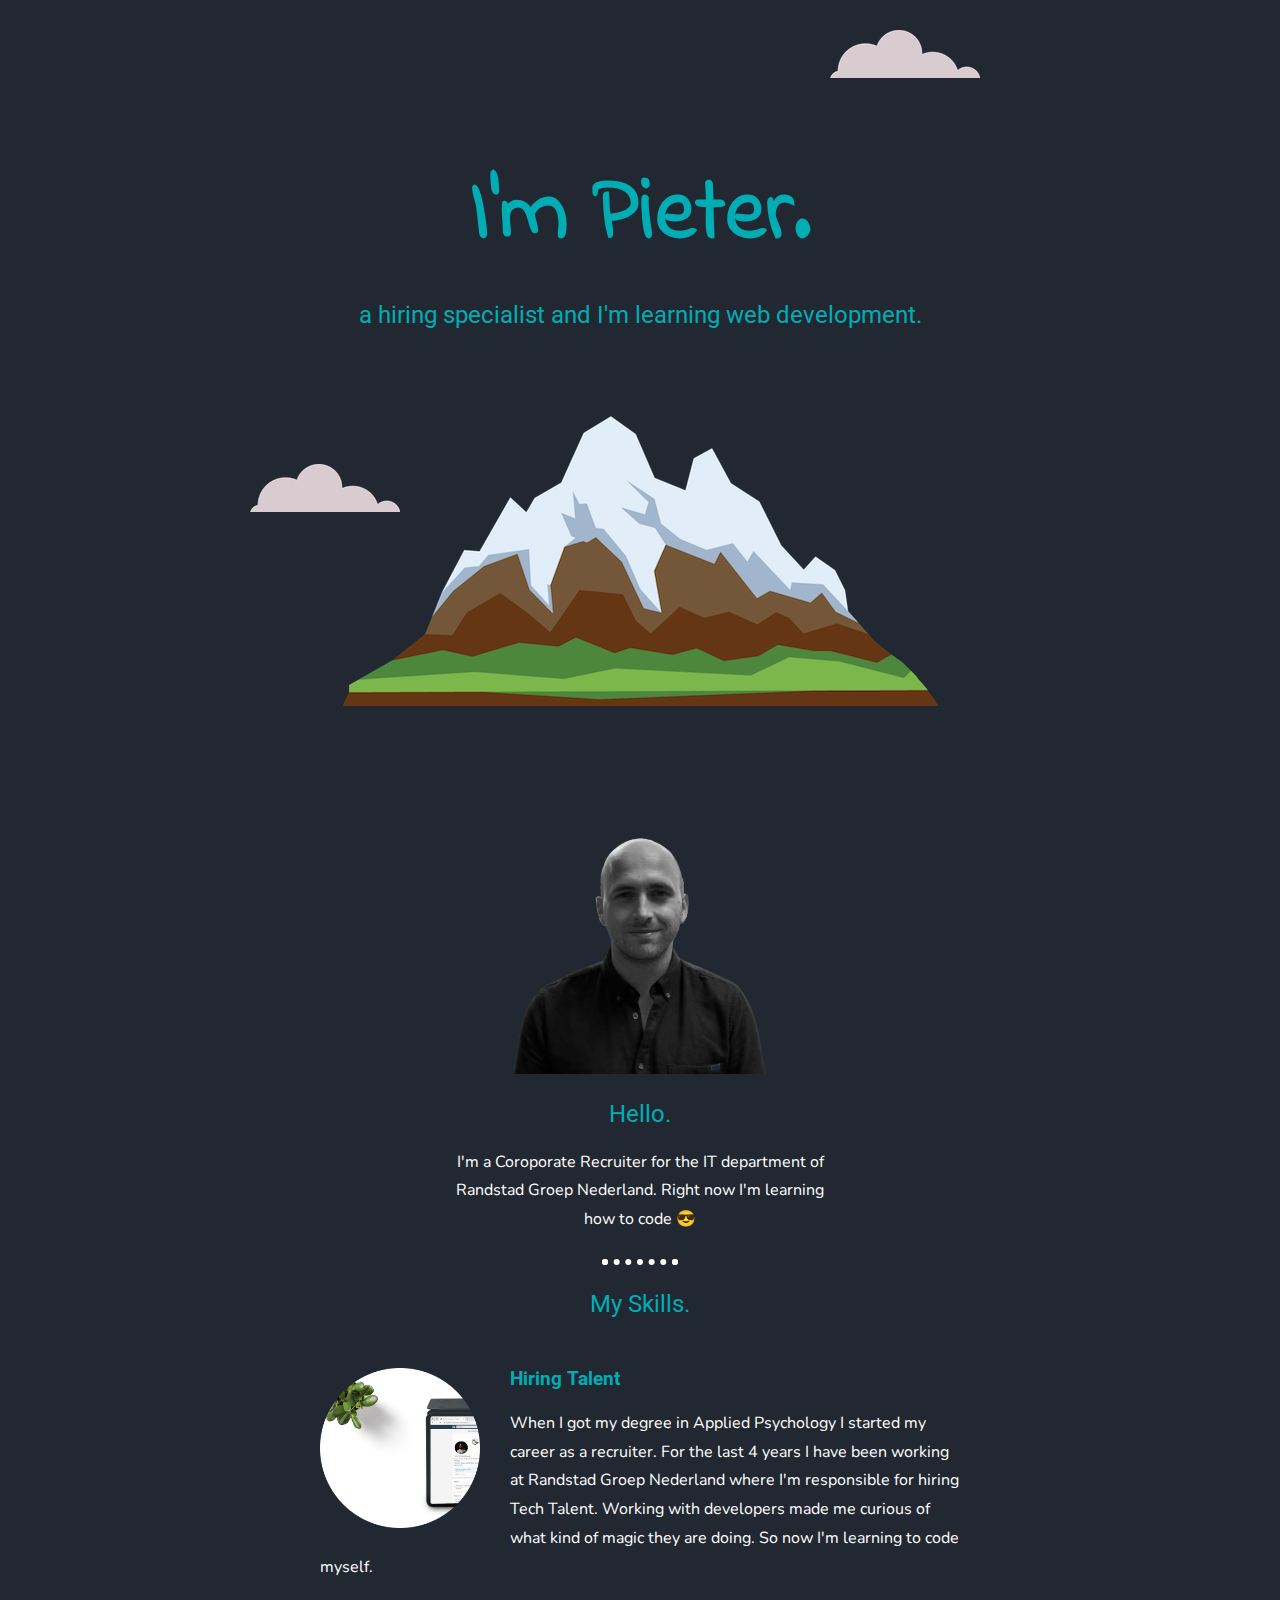
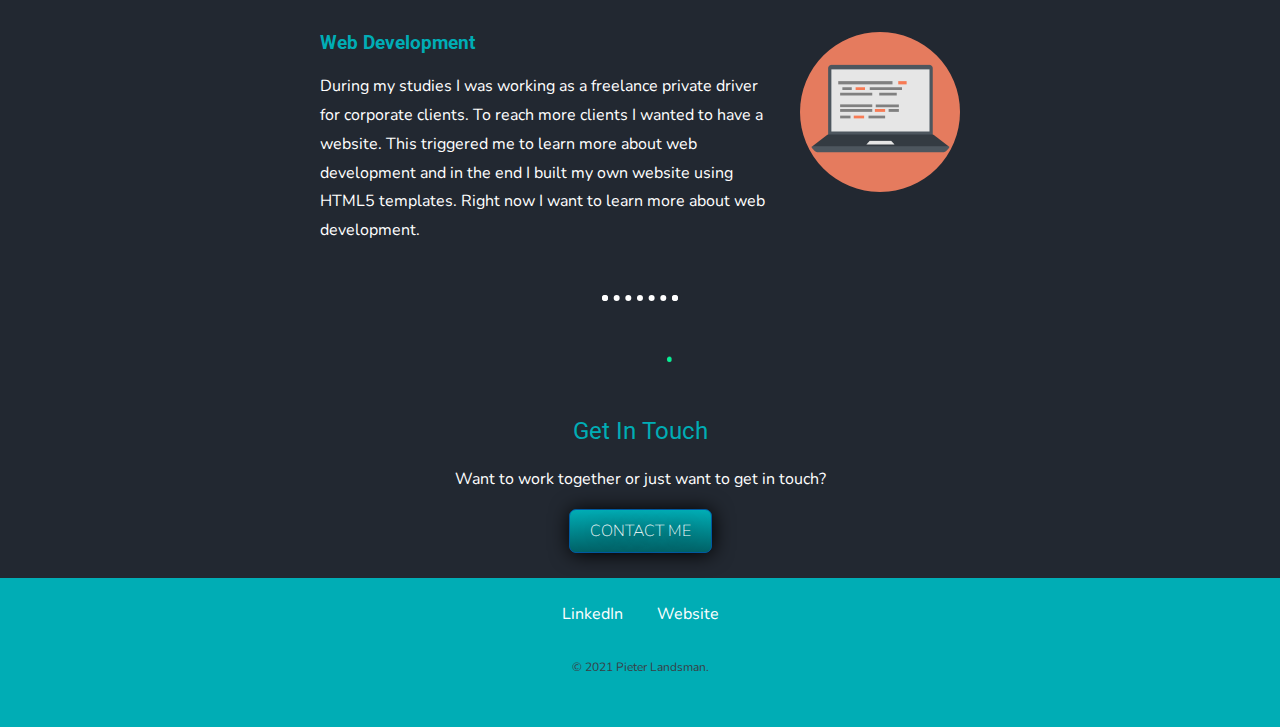
<file: index.html>
<!DOCTYPE html>
<html lang="en" dir="ltr">
  <head>
    <meta charset="utf-8">
    <title>Pieter Landsman</title>
    <link rel="stylesheet" href="css/styles.css">
    <link rel="icon" href="favicon.ico">
    <link rel="preconnect" href="https://fonts.gstatic.com">
    <link href="https://fonts.googleapis.com/css2?family=Indie+Flower&family=Nunito:wght@200&family=Roboto:wght@300&display=swap" rel="stylesheet">
  </head>
  <body>
    <div class="top-container">
      <img class="top-cloud" src="images/cloud.png" alt="cloud-img">
      <h1>I'm Pieter.</h1>
      <h2>a hiring specialist and I'm learning web development.</h2>
      <img class="bottom-cloud" src="images/cloud.png" alt="cloud-img">
      <img src="images/mountain.png" alt="mountain-img">
    </div>
    <div class="middle-container">
      <div class="profile">
        <img src="images/pieter.png" alt="">
        <h2>Hello.</h2>
        <p class="intro">I'm a Coroporate Recruiter for the IT department of Randstad Groep Nederland. Right now I'm learning how to code &#x1F60E;</p>
      </div>
      <hr>
      <div class="skills">
        <h2>My Skills.</h2>
        <div class="skill-row">
          <img class="linkedin-img" src="images/linkedin.png" alt="linkedin-img">
          <h3>Hiring Talent</h3>
          <p>When I got my degree in Applied Psychology I started my career as a recruiter. For the last 4 years I have been working at Randstad Groep Nederland where I'm responsible for hiring Tech Talent. Working with developers made me curious of what kind of magic they are doing. So now I'm learning to code myself.</p>
        </div>
        <div class="skill-row">
          <img class="computer-img" src="images/computer.png" alt="computer-img">
          <h3>Web Development</h3>
          <p>During my studies I was working as a freelance private driver for corporate clients. To reach more clients I wanted to have a website. This triggered me to learn more about web development and in the end I built my own website using HTML5 templates. Right now I want to learn more about web development.</p>
        </div>
      </div>
      <hr>
      <div class="contact-me">
        <img class="contact-img" src="images/mail.gif" alt="contact-img">
        <h2>Get In Touch</h2>
        <p>Want to work together or just want to get in touch?</p>
        <a class="btn" href="mailto:pieterlandsman@gmail.com">CONTACT ME</a>
      </div>
    </div>


    <div class="bottom-container">
      <a class="footer-link" href="https://www.linkedin.com/in/pieterlandsman/">LinkedIn</a>
      <a class="footer-link" href="https://www.pieterlandsman.nl">Website</a>
      <p class="copyright">© 2021 Pieter Landsman.</p>
    </div>

  </body>
</html>
</file>
<file: css/styles.css>
/* color scheme:
#222831
#393e46
#00adb5
*/
body {
  margin: 0;
  text-align: center;
  font-family: 'Nunito', sans-serif;
  color: white;
  background-color: #222831;
}

h1 {
  font-size: 5.625rem;
  margin: 50px auto 0 auto;
  font-family: 'Indie Flower', cursive;
  color: #00adb5;
}

h2 {
  font-size: 1.5rem;
  font-family: 'Roboto', sans-serif;
  color: #00adb5;
  font-weight: normal;
}

h3 {
  font-family: 'Roboto', sans-serif;
  color: #00adb5;
}

div {
  background-color: #222831;
}

hr {
  border: dotted 6px white;
  border-bottom: none;
  width: 5%;
  margin: 25px auto;
}

p {
  line-height: 1.8;
}

.top-container {
  color: white;
  position: relative;
  padding: 100px 0;
}

.top-cloud {
  position: absolute;
  right: 300px;
  top: 30px;
}

.bottom-cloud {
  position: absolute;
  left: 250px;
  bottom: 300px;
}

.middle-container {
  position: relative;
  padding: 25px 0;
}

.profile {
  text-align: center;
}

.intro {
  width: 30%;
  margin: auto;
}

.linkedin-img {
  width: 25%;
  float: left;
  margin-right: 30px;
}

.computer-img {
  width: 25%;
  float: right;
  margin-left: 30px;
}

.contact-img {
  width: 5%;
  margin-top: 20px;
}

.skill-row {
  width: 50%;
  margin: 50px auto;
  text-align: left;
}

.btn {
  background: #00ADB5;
  background-image: -webkit-linear-gradient(top, #00ADB5, #006267);
  background-image: -moz-linear-gradient(top, #00ADB5, #006267);
  background-image: -ms-linear-gradient(top, #00ADB5, #006267);
  background-image: -o-linear-gradient(top, #00ADB5, #006267);
  background-image: -webkit-gradient(to bottom, #00ADB5, #006267);
  -webkit-border-radius: 7px;
  -moz-border-radius: 7px;
  border-radius: 7px;
  color: #FFFFFF;
  font-family: 'Nunito', sans-serif;
  font-size: 1;
  font-weight: 100;
  padding: 10px 20px;
  -webkit-box-shadow: 1px 1px 20px 0 #000000;
  -moz-box-shadow: 1px 1px 20px 0 #000000;
  box-shadow: 1px 1px 20px 0 #000000;
  text-shadow: 1px 1px 20px #000000;
  border: solid #0059A0 1px;
  text-decoration: none;
  display: inline-block;
  cursor: pointer;
  text-align: center;
}

.btn:hover {
  border: solid #63EBF1 1px;
  background: #63EBF1;
  background-image: -webkit-linear-gradient(top, #63EBF1, #8CE2E5);
  background-image: -moz-linear-gradient(top, #63EBF1, #8CE2E5);
  background-image: -ms-linear-gradient(top, #63EBF1, #8CE2E5);
  background-image: -o-linear-gradient(top, #63EBF1, #8CE2E5);
  background-image: -webkit-gradient(to bottom, #63EBF1, #8CE2E5);
  -webkit-border-radius: 7px;
  -moz-border-radius: 7px;
  border-radius: 7px;
  text-decoration: none;
}

.bottom-container {
  background-color: #00adb5;
  padding: 25px 0 16px;
  margin-bottom: 0;
}

.footer-link {
  color: white;
  padding: 15px;
  text-decoration: none;
}

.footer-link:hover {
  color: #393e46;
}

.copyright {
  font-size: 0.75rem;
  color: #393e46;
  padding: 20px 0;
}
</file>
